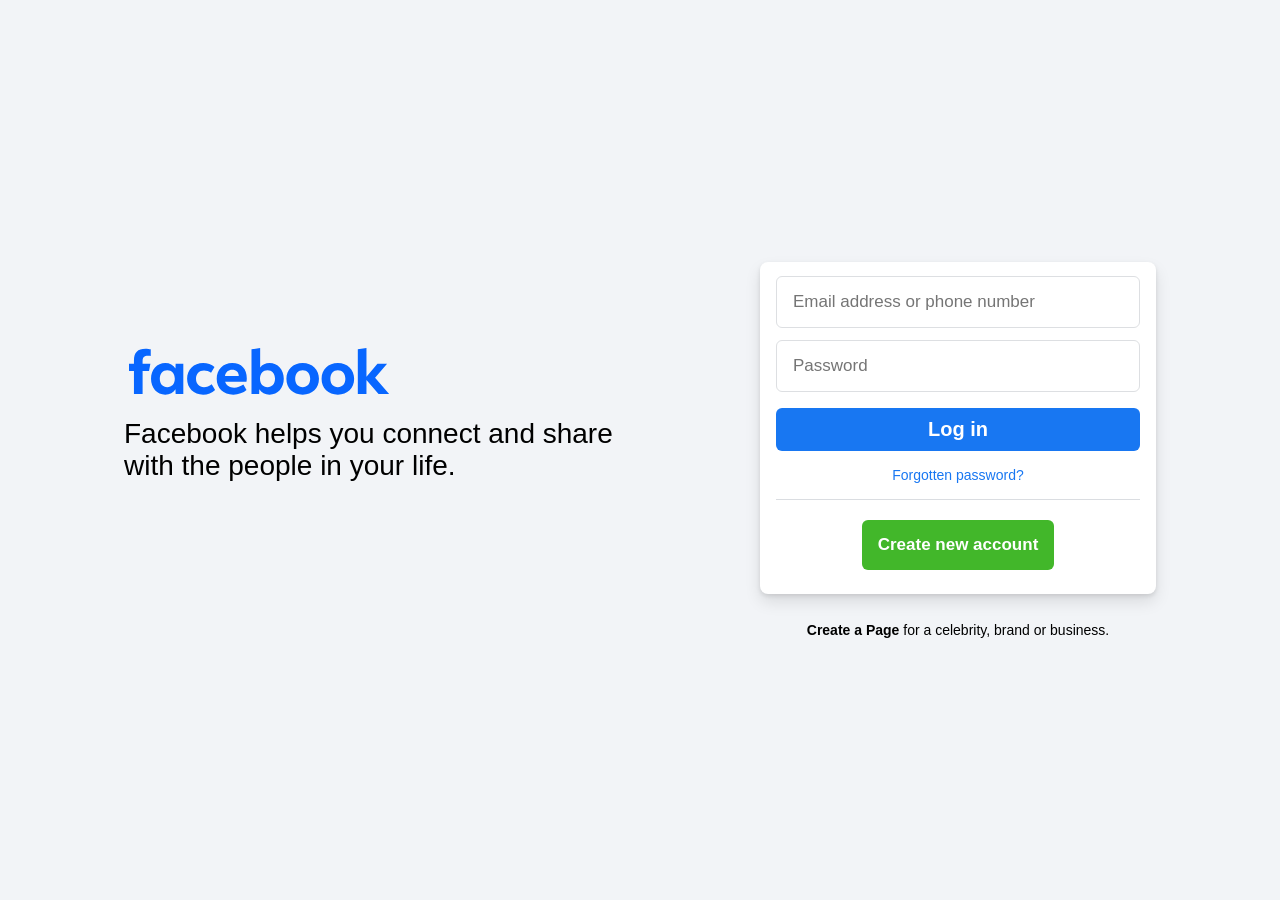
<file: index.html>
<!DOCTYPE html>
<html lang="en">

<head>
    <meta charset="UTF-8">
    <meta name="viewport" content="width=device-width, initial-scale=1.0">
    <link rel="icon" type="image/png" href="images/Facebook_Logo.png">
    <link rel="stylesheet" href="CSS/style.css">
    <title>Facebook - Log in</title>
</head>

<body>
    <div class="left-content">
        <img src="images/facebook-logo.svg">
        <p>Facebook helps you connect and share with the people in your life.</p>
    </div>

    <div class="right-content">
        <form>
            <input type="email" placeholder="Email address or phone number">
            <input type="password" placeholder="Password">
            <a href="pages/dashboard.html" class="btn1">Log in</a>
            <a href="#" class="forget-link">Forgotten password?</a>
            <hr>
            <a href="pages/signup.html" class="btn2">Create new account</a>
        </form>

        <p><span>Create a Page</span> for a celebrity, brand or business.</p>
    </div>

    <script src="/JS/index.js"></script>
</body>

</html>
</file>
<file: CSS/style.css>
* {
    margin: 0;
    padding: 0;
    box-sizing: border-box;
    font-family: SFProDisplay-Regular, Helvetica, Arial, sans-serif;
}

body {
    background-color: #F2F4F7;
    height: 100vh;
    display: flex;
    justify-content: space-evenly;
    align-items: center;
}

.left-content {
    width: 40%;
    margin-bottom: 100px;
}

.left-content img {
    width: 320px;
    margin-left: -25px;
    margin-bottom: -10px;
}

.left-content p {
    font-size: 28px;
}

.right-content {
    display: flex;
    flex-direction: column;
    align-items: center;
}

.right-content form {
    display: flex;
    flex-direction: column;
    width: 396px;
    background-color: #fff;
    border-radius: 8px;
    padding: 14px 16px;
    box-shadow: 0 2px 4px rgba(0, 0, 0, 0.1), 0 8px 16px rgba(0, 0, 0, 0.1);
    box-sizing: border-box;
}

.right-content input {
    height: 52px;
    padding: 14px 16px;
    margin-bottom: 12px;
    border: 1.5px solid #dddfe2;
    border-radius: 6px;
    font-size: 17px;
    outline: none;
}

.right-content input:focus {
    border-color: #1877f2;
}

.btn1 {
    background-color: #1877f2;
    border: none;
    border-radius: 6px;
    color: #fff;
    font-size: 20px;
    font-weight: bold;
    padding: 10px 0;
    text-align: center;
    text-decoration: none;
    cursor: pointer;
    margin-top: 4px;
}

.btn1:hover {
    background-color: #166fe5;
}

.right-content .forget-link {
    width: fit-content;
    align-self: center;
    color: #1877f2;
    font-size: 14px;
    text-decoration: none;
    margin: 16px 0;
}

.right-content .forget-link:hover {
    text-decoration: underline;
}

form hr {
    border: none;
    border-top: 1px solid #dadde1;
    margin-bottom: 20px;
}

.btn2 {
    background-color: #42b72a;
    border: none;
    border-radius: 6px;
    color: #fff;
    text-decoration: none;
    font-size: 17px;
    font-weight: bold;
    padding: 15px 16px;
    margin-bottom: 10px;
    width: fit-content;
    align-self: center;
    cursor: pointer;
}

.btn2:hover {
    background-color: #36a420;
}

.right-content p {
    font-size: 14px;
    margin-top: 28px;
    text-align: center;
}

.right-content p span {
    font-weight: bold;
    cursor: pointer;
}

.right-content p span:hover {
    text-decoration: underline;
}

@media (min-width: 768px) and (max-width: 1024px) {
    .left-content p {
        font-size: 22px;
    }

    .left-content img {
        width: 280px;
        margin-left: -25px;
        margin-bottom: -10px;
    }

    .right-content form {
        width: 370px;
    }

}

@media (max-width: 767px) {
    body {
        flex-direction: column;
        justify-content: center;
        align-items: center;
    }

    .left-content {
        width: 300px;
    }
    .left-content p {
        display: none;
    }

    .left-content img {
        width: 300px;   
        margin-left: 0;     
    }

    .right-content form {
        width: 370px;
    }
}
</file>
